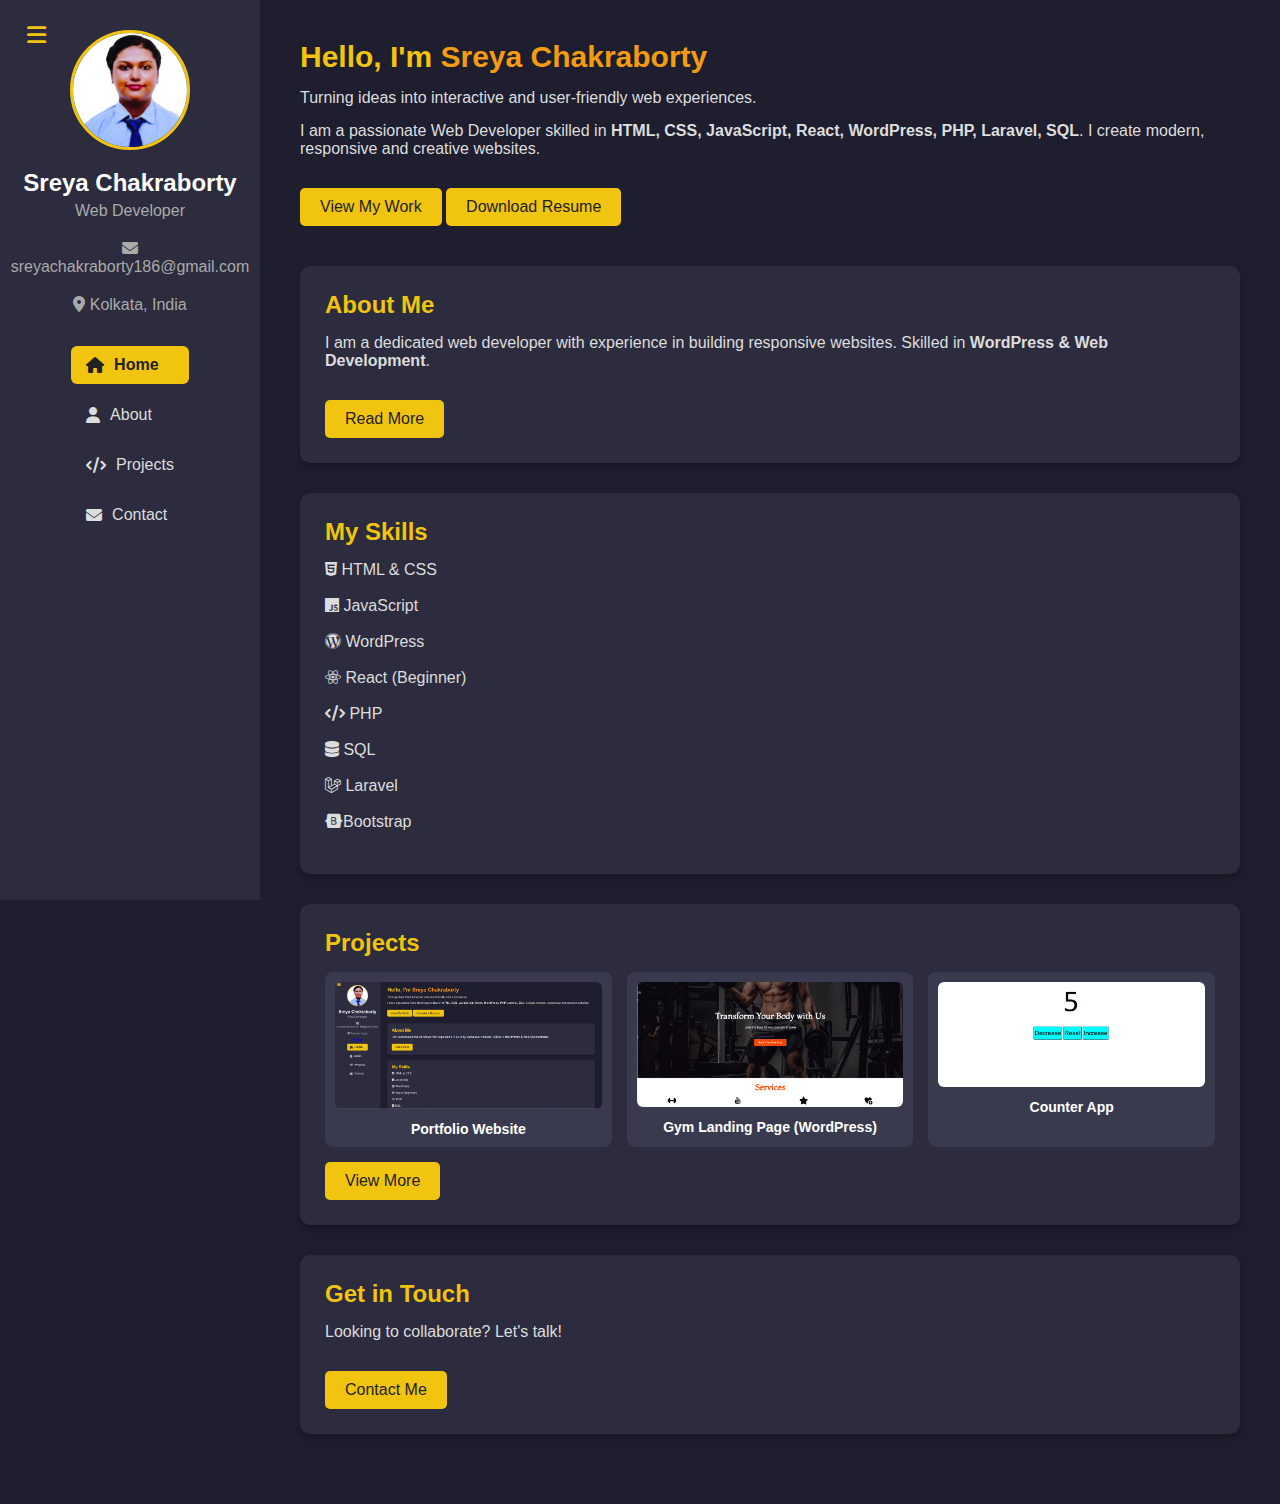
<file: index.html>
<!DOCTYPE html>
<html lang="en">
<head>
  <meta charset="UTF-8">
  <meta name="viewport" content="width=device-width, initial-scale=1.0">
  <title>Portfolio | Home</title>
  <link rel="stylesheet" href="style.css">
  <script defer src="script.js"></script>
  <!-- Icon Library -->
  <link rel="stylesheet" href="https://cdnjs.cloudflare.com/ajax/libs/font-awesome/6.5.0/css/all.min.css">
</head>
<body>
  <!-- Sidebar -->
  <aside class="sidebar" id="sidebar">
    <button class="toggle-btn" id="toggle-btn"><i class="fas fa-bars"></i></button>
    
    <div class="profile">
      <img src="images/sreya.jpg" alt="Profile Photo">
      <h2>Sreya Chakraborty</h2>
      <p>Web Developer</p>
      <div class="basic-info">
        <p><i class="fas fa-envelope"></i> sreyachakraborty186@gmail.com</p>
        <p><i class="fas fa-map-marker-alt"></i> Kolkata, India</p>
      </div>
      <!-- Social Links 
      <div class="social-links">
        <a href="#"><i class="fab fa-github"></i></a>
        <a href="#"><i class="fab fa-linkedin"></i></a>
        <a href="#"><i class="fab fa-twitter"></i></a>
      </div>-->
    </div>

    <nav>
      <ul>
        <li><a href="index.html" class="active"><i class="fas fa-home"></i><span> Home</span></a></li>
        <li><a href="about.html"><i class="fas fa-user"></i><span> About</span></a></li>
        <li><a href="projects.html"><i class="fas fa-code"></i><span> Projects</span></a></li>
        <li><a href="contact.html"><i class="fas fa-envelope"></i><span> Contact</span></a></li>
      </ul>
    </nav>
  </aside>

  <!-- Main Content -->
  <main class="content">
    <!-- Hero -->
    <section class="hero">
      <h1>Hello, I'm <span class="highlight">Sreya Chakraborty</span></h1>
      <p class="tagline">Turning ideas into interactive and user-friendly web experiences.</p>
      <p>I am a passionate Web Developer skilled in 
        <b>HTML, CSS, JavaScript, React, WordPress, PHP, Laravel, SQL</b>.  
        I create modern, responsive and creative websites.
      </p>

      <!---<div class="stats">
        <div><h3>10+</h3><p>Projects</p></div>
        <div><h3>6+</h3><p>Technologies</p></div>
        <div><h3>6+</h3><p>Months Experience</p></div>
      </div>
      <br>--->
      <div class="hero-btns">
        <a href="projects.html" class="btn">View My Work</a>
        <a href="Resume.pdf" class="btn secondary" download>Download Resume</a>
      </div>

      <!-- Quick Stats -->
    </section>

    <!-- About Preview -->
    <section class="preview">
      <h2>About Me</h2>
      <p>I am a dedicated web developer with experience in building responsive websites.  
      Skilled in <b>WordPress & Web Development</b>.</p>
      <a href="about.html" class="btn">Read More</a>
    </section>

    <!-- Skills Preview -->
    <section class="preview">
      <h2>My Skills</h2>
      <div class="skills-grid">
        <div class="skill-card"><i class="fab fa-html5"></i> HTML & CSS</div><br>
        <div class="skill-card"><i class="fab fa-js"></i> JavaScript</div><br>
        <div class="skill-card"><i class="fab fa-wordpress"></i> WordPress</div><br>
        <div class="skill-card"><i class="fab fa-react"></i> React (Beginner)</div><br>
        <div class="skill-card"><i class="fas fa-code"></i> PHP</div><br>
        <div class="skill-card"><i class="fas fa-database"></i> SQL</div><br>
        <div class="skill-card"><i class="fab fa-laravel"></i> Laravel</div><br>
        <div class="skill-card"><i class="fab fa-bootstrap"></i>Bootstrap</div><br>
      </div>
    </section>

    <!-- Projects Preview -->
    <section class="preview">
      <h2>Projects</h2>
      <div class="projects-grid">
        <div class="project-card">
          <img src="images/portfolio.PNG" alt="Project 1">
          <h3>Portfolio Website</h3>
        </div>
        <div class="project-card">
          <img src="images/gym.PNG" alt="Project 2">
          <h3>Gym Landing Page (WordPress)</h3>
        </div>
        <div class="project-card">
          <img src="images/counter.PNG" alt="Project 3">
          <h3>Counter App</h3>
        </div>
      </div>
      <a href="projects.html" class="btn">View More</a>
    </section>

    <!-- Contact Preview -->
    <section class="preview">
      <h2>Get in Touch</h2>
      <p>Looking to collaborate? Let's talk!</p>
      <a href="contact.html" class="btn">Contact Me</a>
    </section>
  </main>
  <script src="script.js"></script>
</body>
</html>
</file>
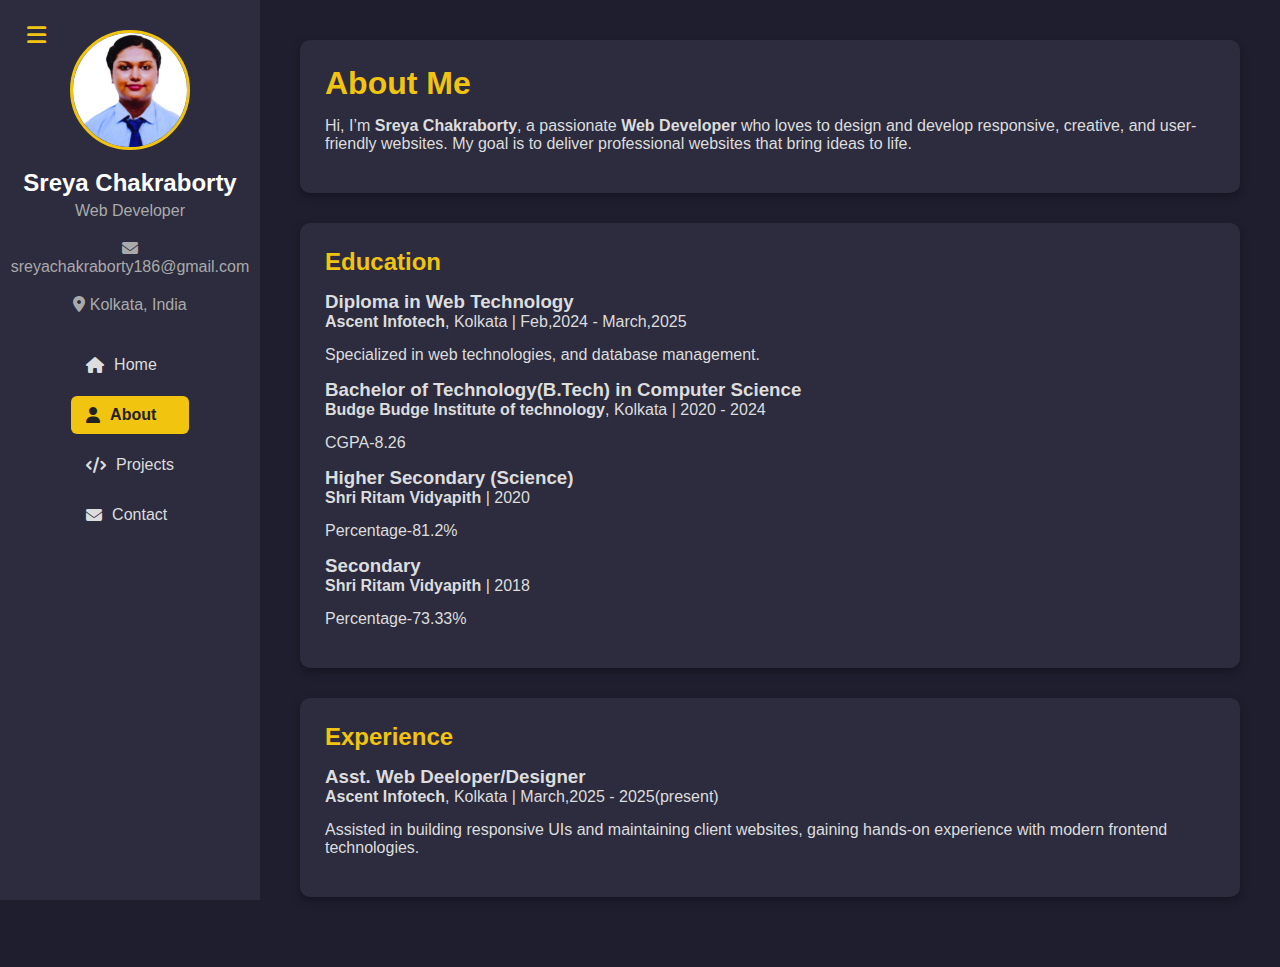
<file: about.html>
<!DOCTYPE html>
<html lang="en">
<head>
  <meta charset="UTF-8">
  <meta name="viewport" content="width=device-width, initial-scale=1.0">
  <title>About Me | Portfolio</title>
  <link rel="stylesheet" href="style.css">
  <script defer src="script.js"></script>
  <link rel="stylesheet" href="https://cdnjs.cloudflare.com/ajax/libs/font-awesome/6.5.0/css/all.min.css">
</head>
<body>
  <!-- Sidebar -->
  <aside class="sidebar" id="sidebar">
    <button class="toggle-btn" id="toggle-btn"><i class="fas fa-bars"></i></button>
    
    <div class="profile">
      <img src="images/sreya.jpg" alt="Profile Photo">
      <h2>Sreya Chakraborty</h2>
      <p>Web Developer</p>
      <div class="basic-info">
        <p><i class="fas fa-envelope"></i> sreyachakraborty186@gmail.com</p>
        <p><i class="fas fa-map-marker-alt"></i> Kolkata, India</p>
      </div>
    </div>

    <nav>
      <ul>
        <li><a href="index.html"><i class="fas fa-home"></i><span> Home</span></a></li>
        <li><a href="about.html" class="active"><i class="fas fa-user"></i><span> About</span></a></li>
        <li><a href="projects.html"><i class="fas fa-code"></i><span> Projects</span></a></li>
        <li><a href="contact.html"><i class="fas fa-envelope"></i><span> Contact</span></a></li>
      </ul>
    </nav>
  </aside>

  <!-- Main Content -->
  <main class="content" id="content">
    <!-- About Section -->
    <section class="preview">
      <h1>About Me</h1>
      <p>
        Hi, I’m <b>Sreya Chakraborty</b>, a passionate <b>Web Developer</b> who loves to design and develop responsive,
        creative, and user-friendly websites. My goal is to deliver professional websites that bring ideas to life.
      </p>
    </section>

    <!-- Education -->
    <section class="preview">
      <h2>Education</h2>
      <div class="education">
        <div class="edu-item">
          <h3>Diploma in Web Technology</h3>
          <p><b>Ascent Infotech</b>, Kolkata | <span>Feb,2024 - March,2025</span></p>
          <p>Specialized in web technologies, and database management.</p>
        </div>
        <div class="edu-item">
          <h3>Bachelor of Technology(B.Tech) in Computer Science</h3>
          <p><b>Budge Budge Institute of technology</b>, Kolkata | <span>2020 - 2024</span></p>
          <p>CGPA-8.26</p>
        </div>
        <div class="edu-item">
          <h3>Higher Secondary (Science)</h3>
          <p><b>Shri Ritam Vidyapith</b> | <span>2020</span></p>
          <p>Percentage-81.2%</p>
        </div>
        <div class="edu-item">
          <h3>Secondary</h3>
          <p><b>Shri Ritam Vidyapith</b> | <span>2018</span></p>
          <p>Percentage-73.33%</p>
        </div>
      </div>
    </section>

    <!-- Experience -->
    <section class="preview">
      <h2>Experience</h2>
      <div class="experience">
        <div class="exp-item">
          <h3>Asst. Web Deeloper/Designer</h3>
          <p><b>Ascent Infotech</b>, Kolkata | <span>March,2025 - 2025(present)</span></p>
          <p>Assisted in building responsive UIs and maintaining client websites, gaining hands-on experience with modern frontend technologies.</p>
        </div>
      </div>
    </section>
  </main>
</body>
</html>
</file>
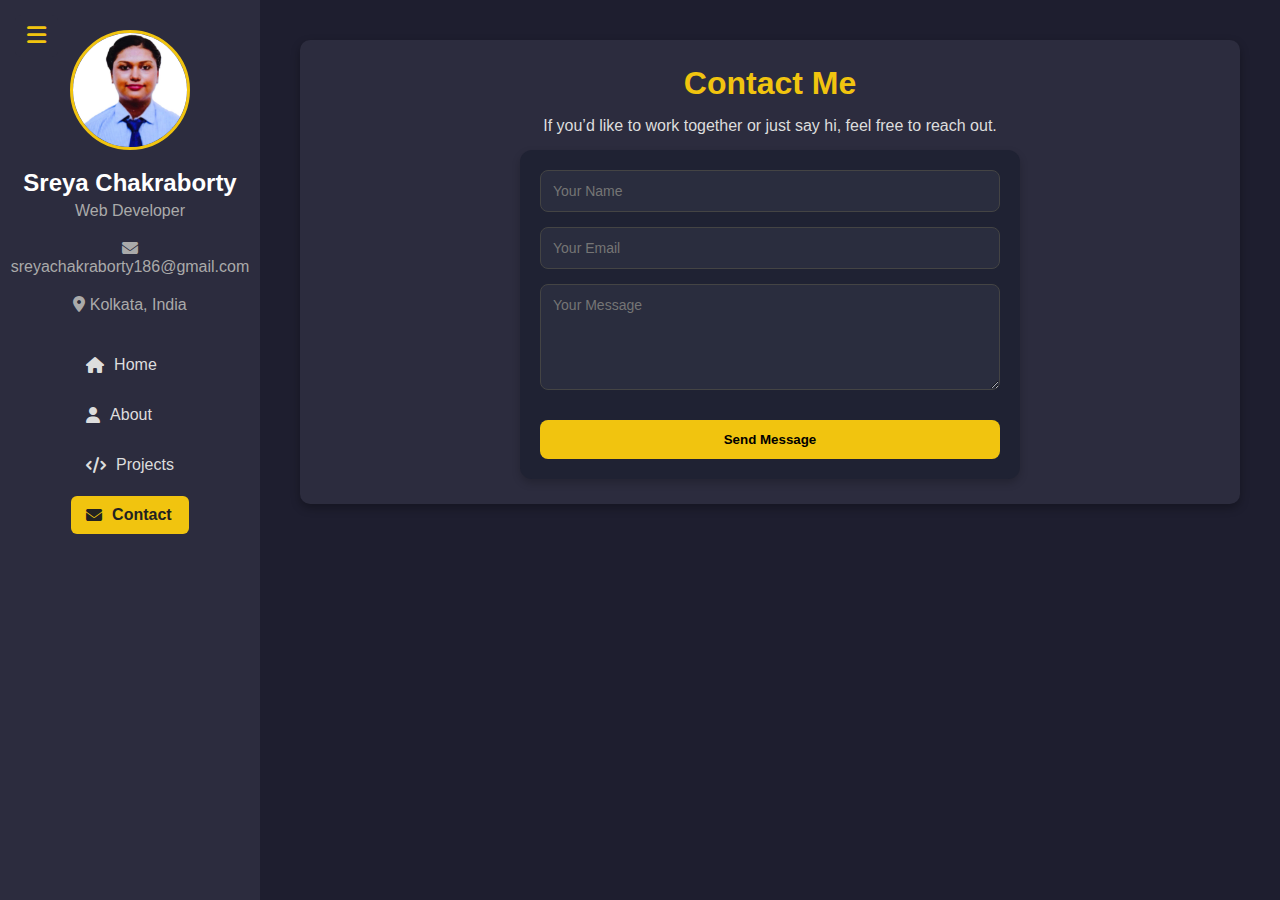
<file: contact.html>
<!DOCTYPE html>
<html lang="en">
<head>
  <meta charset="UTF-8">
  <meta name="viewport" content="width=device-width, initial-scale=1.0">
  <title>Portfolio | Contact</title>
  <link rel="stylesheet" href="style.css">
  <script defer src="script.js"></script>
  <link rel="stylesheet" href="https://cdnjs.cloudflare.com/ajax/libs/font-awesome/6.5.0/css/all.min.css">
</head>
<body>
  <!-- Sidebar -->
  <aside class="sidebar" id="sidebar">
    <button class="toggle-btn" id="toggle-btn"><i class="fas fa-bars"></i></button>
    
    <div class="profile">
      <img src="images/sreya.jpg" alt="Profile Photo">
      <h2>Sreya Chakraborty</h2>
      <p>Web Developer</p>
      <div class="basic-info">
        <p><i class="fas fa-envelope"></i> sreyachakraborty186@gmail.com</p>
        <p><i class="fas fa-map-marker-alt"></i> Kolkata, India</p>
      </div>
    </div>

    <nav>
      <ul>
        <li><a href="index.html"><i class="fas fa-home"></i><span> Home</span></a></li>
        <li><a href="about.html"><i class="fas fa-user"></i><span> About</span></a></li>
        <li><a href="projects.html"><i class="fas fa-code"></i><span> Projects</span></a></li>
        <li><a href="contact.html" class="active"><i class="fas fa-envelope"></i><span> Contact</span></a></li>
      </ul>
    </nav>
  </aside>

  <!-- Main Content -->
  <main class="content" id="content">
  <section class="preview contact-preview">
    <h1>Contact Me</h1>
    <p>If you’d like to work together or just say hi, feel free to reach out.</p>
    
    <form class="contact-form">
      <div class="form-group">
        <input type="text" placeholder="Your Name" required>
      </div>
      <div class="form-group">
        <input type="email" placeholder="Your Email" required>
      </div>
      <div class="form-group">
        <textarea placeholder="Your Message" rows="5" required></textarea>
      </div>
      <button type="submit" class="btn">Send Message</button>
    </form>
  </section>
</main>

</body>
</html>
</file>
<file: style.css>
/* ===== Global Reset ===== */
* { margin: 0; padding: 0; box-sizing: border-box; font-family: "Poppins", sans-serif; }
body { background: #1e1e2f; color: #ddd; min-height: 100vh; }

/* ===== Sidebar ===== */
.sidebar {
  width: 260px;
  background: #2c2c3e;
  padding: 30px 20px;
  display: flex;
  flex-direction: column;
  align-items: center;
  text-align: center;
  transition: width 0.3s ease, left 0.3s ease;
  position: fixed;       /* 🔥 fixed sidebar */
  top: 0;
  left: 0;
  height: 100vh;         /* full height */
  z-index: 999;
}

.sidebar img {
  width: 120px;
  height: 120px;
  border-radius: 50%;
  border: 3px solid #f1c40f;
  margin-bottom: 15px;
}
.sidebar h2 { color: #fff; margin-bottom: 5px; }
.sidebar p { color: #aaa; margin-bottom: 20px; }
.sidebar nav ul { list-style: none; width: 100%; }
.sidebar nav ul li { margin: 12px 0; }
.sidebar nav ul li a {
  color: #ddd;
  text-decoration: none;
  padding: 10px 15px;
  display: flex;
  align-items: center;
  gap: 10px;
  border-radius: 6px;
  transition: 0.3s;
}
.sidebar nav ul li a:hover, .sidebar nav ul li a.active {
  background: #f1c40f; color: #222; font-weight: bold;
}

/* ===== Toggle Button ===== */
.toggle-btn {
  position: fixed;
  top: 15px;
  left: 15px;
  background: #2c2c3e;
  border: none;
  cursor: pointer;
  font-size: 22px;
  color: #f1c40f;
  padding: 8px 12px;
  border-radius: 6px;
  transition: color 0.3s ease, background 0.3s ease;
  z-index: 1000;
}
.toggle-btn:hover { color: #f39c12; background: #1a1a28; }

/* ===== Collapsed Sidebar ===== */
.sidebar.collapsed {
  width: 80px;
  align-items: center;
  padding: 30px 10px;
}
.sidebar.collapsed h2,
.sidebar.collapsed p,
.sidebar.collapsed .basic-info,
.sidebar.collapsed nav ul li a span {
  display: none;
}
.sidebar.collapsed img {
  width: 50px;
  height: 50px;
  border-width: 2px;
}

/* ===== Main Content ===== */
.content {
  flex: 1;
  padding: 40px;
  transition: margin-left 0.3s ease;
  margin-left: 260px;  /* 🔥 sidebar width er sathe match */
}
.sidebar.collapsed ~ .content {
  margin-left: 80px;
}
.content h1, .content h2 { color: #f1c40f; margin-bottom: 15px; }

/* ===== Hero ===== */
.hero { margin-bottom: 40px; }
.hero h1 { font-size: 30px; }
.hero .highlight { color: #f39c12; }
.hero p { margin: 15px 0; }

/* ===== Buttons ===== */
.btn {
  display: inline-block;
  background: #f1c40f;
  color: #222;
  padding: 10px 20px;
  margin-top: 15px;
  text-decoration: none;
  border-radius: 5px;
  transition: 0.3s;
}
.btn:hover { background: #f39c12; color: #fff; }

/* ===== Preview Sections ===== */
.preview {
  background: #2c2c3e;
  padding: 25px;
  border-radius: 10px;
  margin-bottom: 30px;
  box-shadow: 0px 4px 10px rgba(0,0,0,0.3);
  text-align: left;
}
.preview p { margin-bottom: 15px; }

/* ===== Skills ===== */
.skills { list-style: none; display: flex; flex-wrap: wrap; gap: 10px; }
.skills li {
  background: #3a3a4f;
  padding: 8px 12px;
  border-radius: 6px;
  color: #f1c40f;
}

/* ===== Projects ===== */
.projects-grid {
  display: grid;
  grid-template-columns: repeat(auto-fit, minmax(150px, 1fr));
  gap: 15px;
  margin-top: 15px;
}
.project-card {
  background: #3a3a4f;
  padding: 10px;
  border-radius: 8px;
  text-align: center;
}
.project-card img { width: 100%; border-radius: 6px; }
.project-card h3 { margin-top: 8px; font-size: 14px; color: #fff; }

/* ===== Contact Section ===== */
.preview.contact-preview {
  display: flex;
  flex-direction: column;
  align-items: center;
  text-align: center;
}
.contact-form {
  display: flex;
  flex-direction: column;
  gap: 15px;
  max-width: 500px;
  width: 100%;
  margin: 0 auto;
  background: #1f2233;
  padding: 20px;
  border-radius: 12px;
  box-shadow: 0 4px 8px rgba(0,0,0,0.2);
  text-align: left;
}
.contact-form .form-group { display: flex; flex-direction: column; }
.contact-form input,
.contact-form textarea {
  padding: 12px;
  border: 1px solid #444;
  border-radius: 8px;
  font-size: 14px;
  background: #2a2d3e;
  color: #fff;
}
.contact-form input:focus,
.contact-form textarea:focus {
  outline: none;
  border-color: #f1c40f;
  background: #33364a;
}
.contact-form .btn {
  background: #f1c40f;
  color: #000;
  padding: 12px;
  border: none;
  border-radius: 8px;
  font-weight: bold;
  cursor: pointer;
  transition: 0.3s;
}
.contact-form .btn:hover { background: #d4ac0d; }

/* ===== Responsive ===== */
@media (max-width: 991px) {
  body { flex-direction: column; }

  .sidebar {
    left: -260px;    /* hidden by default */
  }
  .sidebar.active {
    left: 0;
  }

  .content {
    margin-left: 0;  /* full width content */
    padding: 20px;
  }

  .hero { text-align: center; padding: 40px 15px; }
  .hero h1 { font-size: 26px; }
  .hero p { font-size: 15px; }

  .hero .btn {
    display: block;
    width: fit-content;
    margin: 10px auto;
  }

  .stats {
    display: flex;
    justify-content: center;
    gap: 15px;
    margin-top: 20px;
  }
}

@media (max-width: 576px) {
  .hero h1 { font-size: 22px; }
  .hero p { font-size: 13px; }
  .btn { padding: 8px 14px; font-size: 13px; }

  .stats { flex-direction: column; gap: 10px; text-align: center; }
  .skills { flex-wrap: wrap; justify-content: center; }
  .projects-grid { grid-template-columns: 1fr; }
}
</file>
